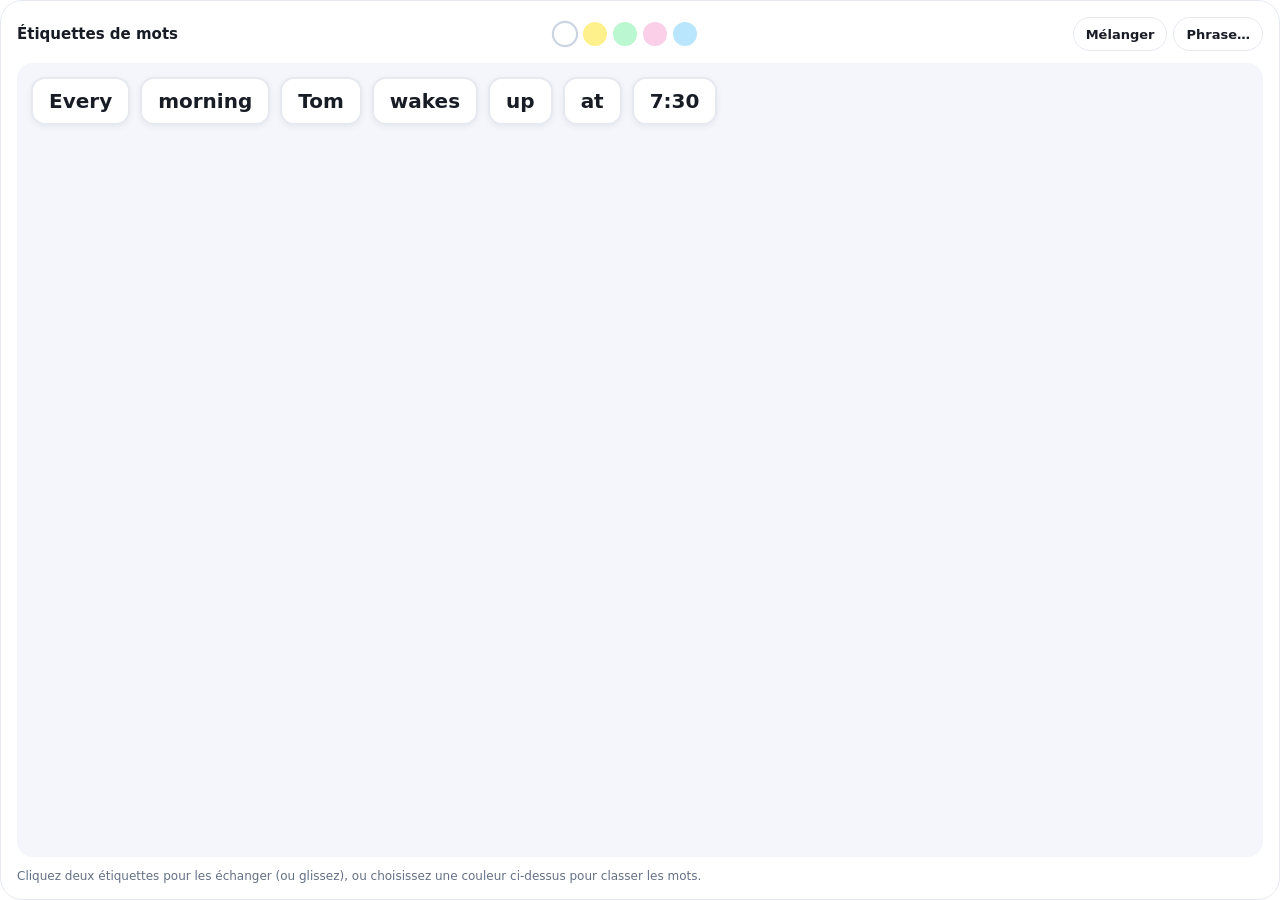
<file: resources/library/applications/Etiquettes.wgt/index.html>
<!DOCTYPE html>
<!--
  ClassBoard — Étiquettes de mots (remettre en ordre ou colorer la grammaire)
  Copyright (C) 2026 Contributeurs ClassBoard — GPL-3.0
  Application autonome : aucune ressource réseau.
-->
<html lang="fr">
<head>
<meta charset="utf-8">
<meta name="viewport" content="width=device-width, initial-scale=1">
<title>Étiquettes de mots</title>
<style>
  :root {
    --bg: #FFFFFF; --text: #181C25; --muted: #647084; --border: #E6EAF0;
    --soft: #F4F6FB; --accent: #4F46E5; --accent-soft: #EEF2FF;
  }
  * { box-sizing: border-box; }
  html, body { margin: 0; height: 100%; background: transparent; }
  body {
    font-family: "Segoe UI Variable", "Segoe UI", system-ui, sans-serif; color: var(--text);
    -webkit-user-select: none; user-select: none;
  }
  .shell {
    height: 100%; padding: 16px; background: var(--bg); border: 1px solid var(--border);
    border-radius: 22px; display: flex; flex-direction: column; gap: 12px;
  }
  .top { display: flex; align-items: center; justify-content: space-between; gap: 8px; flex-wrap: wrap; }
  .title { font-size: 15px; font-weight: 700; }
  .bar { display: flex; gap: 6px; align-items: center; }
  .btn {
    height: 34px; padding: 0 12px; border-radius: 17px; border: 1px solid var(--border);
    background: var(--bg); color: var(--text); font: inherit; font-size: 13px; font-weight: 600; cursor: pointer;
  }
  .btn:hover { background: var(--soft); }
  .btn.primary { background: var(--accent); border-color: var(--accent); color: #FFFFFF; }
  .colors { display: flex; gap: 6px; align-items: center; }
  .dot {
    width: 24px; height: 24px; border-radius: 12px; border: 2px solid transparent; cursor: pointer;
  }
  .dot.active { border-color: var(--text); transform: scale(1.1); }
  .board {
    flex: 1; display: flex; flex-wrap: wrap; align-content: flex-start; gap: 10px;
    padding: 14px; border-radius: 16px; background: var(--soft); overflow-y: auto;
  }
  .chip {
    padding: 10px 16px; border-radius: 14px; font-size: 20px; font-weight: 700;
    background: #FFFFFF; border: 2px solid var(--border); cursor: grab;
    box-shadow: 0 2px 6px rgba(24, 28, 37, 0.06); transition: transform 0.1s;
  }
  .chip:active { cursor: grabbing; transform: scale(1.04); }
  .chip.selected { border-color: var(--accent); box-shadow: 0 0 0 3px rgba(79, 70, 229, 0.2); }
  .chip[data-tint="yellow"] { background: #FEF08A; border-color: #FACC15; }
  .chip[data-tint="green"]  { background: #BBF7D0; border-color: #4ADE80; }
  .chip[data-tint="pink"]   { background: #FBCFE8; border-color: #F472B6; }
  .chip[data-tint="blue"]   { background: #BAE6FD; border-color: #38BDF8; }
  .input-row { display: none; gap: 8px; }
  .input-row.open { display: flex; }
  input[type="text"] {
    flex: 1; height: 40px; border-radius: 12px; border: 1px solid var(--border); padding: 0 12px;
    font: inherit; font-size: 14px; background: var(--soft); color: var(--text);
    -webkit-user-select: text; user-select: text;
  }
  .tip { font-size: 12px; color: var(--muted); }
</style>
</head>
<body>
<div class="shell">
  <div class="top">
    <div class="title">Étiquettes de mots</div>
    <div class="colors" title="Couleur à appliquer au clic sur une étiquette">
      <button class="dot active" data-tint="none" style="background:#FFFFFF;border-color:#CBD5E1;" title="Déplacer / neutre"></button>
      <button class="dot" data-tint="yellow" style="background:#FEF08A;" title="Jaune (ex. Sujet)"></button>
      <button class="dot" data-tint="green" style="background:#BBF7D0;" title="Vert (ex. Verbe)"></button>
      <button class="dot" data-tint="pink" style="background:#FBCFE8;" title="Rose (ex. COD)"></button>
      <button class="dot" data-tint="blue" style="background:#BAE6FD;" title="Bleu"></button>
    </div>
    <div class="bar">
      <button class="btn" id="shuffleBtn">Mélanger</button>
      <button class="btn" id="editBtn">Phrase…</button>
    </div>
  </div>

  <div class="input-row" id="inputRow">
    <input type="text" id="sentenceInput" placeholder="Tapez une phrase (chaque mot devient une étiquette)…">
    <button class="btn primary" id="applyBtn">Créer</button>
  </div>

  <div class="board" id="board"></div>
  <div class="tip">Cliquez deux étiquettes pour les échanger (ou glissez), ou choisissez une couleur ci-dessus pour classer les mots.</div>
</div>

<script>
(function () {
  "use strict";

  var DEFAULT_SENTENCE = "Every morning Tom wakes up at 7:30";
  var items = [];
  var activeTint = "none";
  var selectedIdx = -1;
  var dragIdx = -1;

  var board = document.getElementById("board");
  var inputRow = document.getElementById("inputRow");
  var sentenceInput = document.getElementById("sentenceInput");

  function savePref(k, v) {
    try { if (window.sankore && window.sankore.setPreference) window.sankore.setPreference(k, String(v)); } catch (e) {}
  }

  function loadPref(k, fallback) {
    try {
      if (window.sankore && window.sankore.async && window.sankore.async.preference)
        return window.sankore.async.preference(k, String(fallback));
      if (window.sankore && window.sankore.preference)
        return Promise.resolve(window.sankore.preference(k, String(fallback)));
    } catch (e) {}
    return Promise.resolve(String(fallback));
  }

  function buildFromSentence(text) {
    var parts = String(text || "").trim().split(/\s+/).filter(Boolean);
    items = parts.map(function (w) { return { text: w, tint: "none" }; });
    selectedIdx = -1;
    render();
  }

  function render() {
    board.innerHTML = "";
    items.forEach(function (item, i) {
      var el = document.createElement("div");
      el.className = "chip" + (i === selectedIdx ? " selected" : "");
      el.textContent = item.text;
      el.draggable = true;
      if (item.tint && item.tint !== "none") el.setAttribute("data-tint", item.tint);

      el.addEventListener("click", function () {
        if (activeTint !== "none") {
          item.tint = item.tint === activeTint ? "none" : activeTint;
          render();
          return;
        }
        if (selectedIdx < 0) {
          selectedIdx = i;
        } else if (selectedIdx === i) {
          selectedIdx = -1;
        } else {
          var tmp = items[selectedIdx];
          items[selectedIdx] = items[i];
          items[i] = tmp;
          selectedIdx = -1;
        }
        render();
      });

      el.addEventListener("dragstart", function () { dragIdx = i; });
      el.addEventListener("dragover", function (e) { e.preventDefault(); });
      el.addEventListener("drop", function (e) {
        e.preventDefault();
        if (dragIdx >= 0 && dragIdx !== i) {
          var moved = items.splice(dragIdx, 1)[0];
          items.splice(i, 0, moved);
          dragIdx = -1;
          selectedIdx = -1;
          render();
        }
      });

      board.appendChild(el);
    });
  }

  var dots = document.querySelectorAll(".dot");
  for (var i = 0; i < dots.length; i++) {
    dots[i].addEventListener("click", function () {
      activeTint = this.getAttribute("data-tint");
      for (var j = 0; j < dots.length; j++) dots[j].classList.remove("active");
      this.classList.add("active");
      selectedIdx = -1;
      render();
    });
  }

  document.getElementById("shuffleBtn").addEventListener("click", function () {
    for (var i = items.length - 1; i > 0; i--) {
      var j = Math.floor(Math.random() * (i + 1));
      var tmp = items[i]; items[i] = items[j]; items[j] = tmp;
    }
    selectedIdx = -1;
    render();
  });

  document.getElementById("editBtn").addEventListener("click", function () {
    inputRow.classList.toggle("open");
    if (inputRow.classList.contains("open")) sentenceInput.focus();
  });

  document.getElementById("applyBtn").addEventListener("click", function () {
    var val = sentenceInput.value.trim();
    if (!val) return;
    savePref("sentence", val);
    buildFromSentence(val);
    inputRow.classList.remove("open");
  });

  sentenceInput.addEventListener("keydown", function (e) {
    if (e.key === "Enter") document.getElementById("applyBtn").click();
  });

  loadPref("sentence", DEFAULT_SENTENCE).then(function (val) {
    var text = val && val.trim() ? val : DEFAULT_SENTENCE;
    sentenceInput.value = text;
    buildFromSentence(text);
  });
})();
</script>
</body>
</html>
</file>
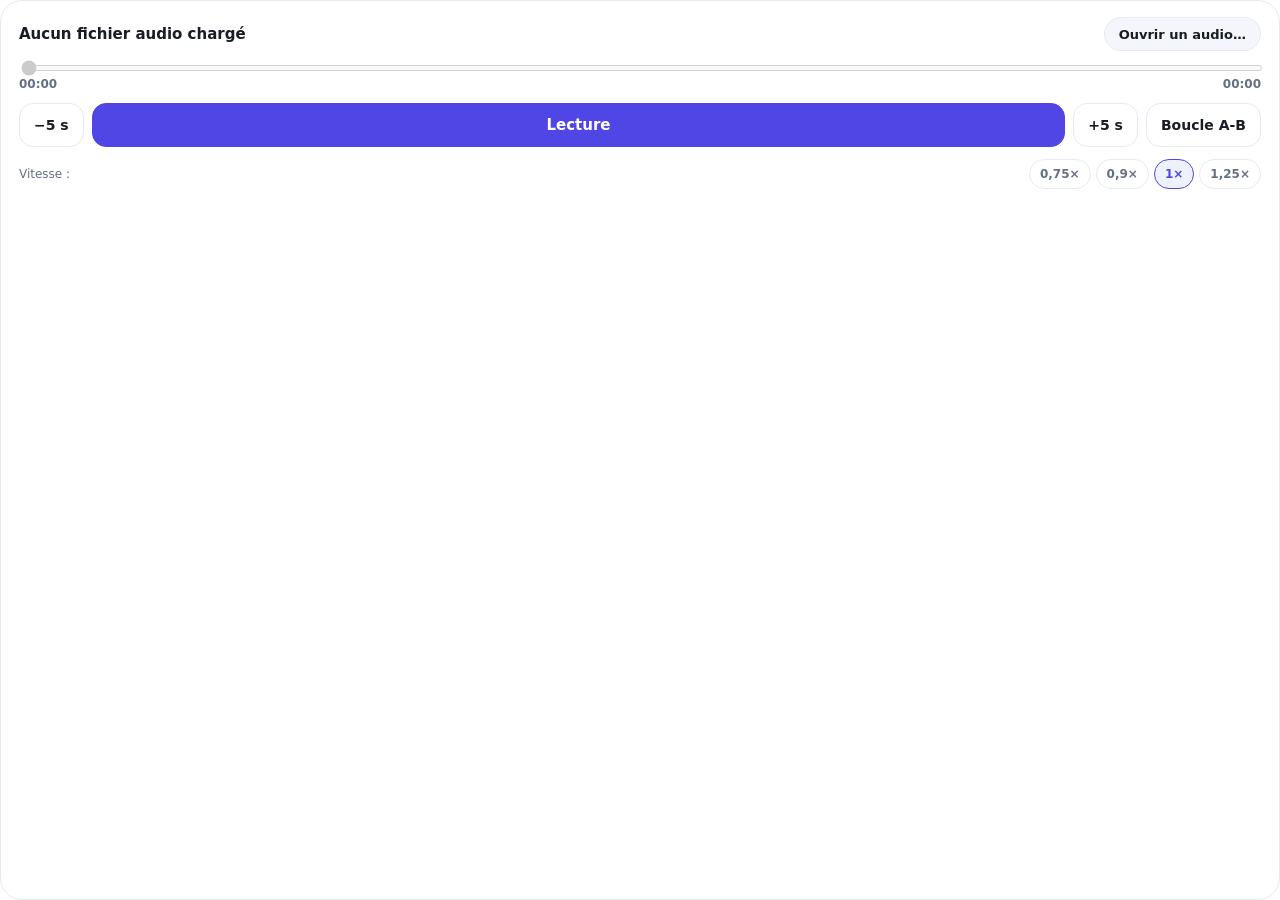
<file: resources/library/applications/LecteurAudio.wgt/index.html>
<!DOCTYPE html>
<!--
  ClassBoard — Lecteur audio pédagogique (compréhension orale, langues, musique)
  Copyright (C) 2026 Contributeurs ClassBoard — GPL-3.0
  Application autonome : aucune ressource réseau.
-->
<html lang="fr">
<head>
<meta charset="utf-8">
<meta name="viewport" content="width=device-width, initial-scale=1">
<title>Lecteur audio</title>
<style>
  :root {
    --bg: #FFFFFF; --text: #181C25; --muted: #647084; --border: #E6EAF0;
    --soft: #F4F6FB; --accent: #4F46E5; --accent-soft: #EEF2FF; --loop: #059669; --loop-soft: #ECFDF5;
  }
  * { box-sizing: border-box; }
  html, body { margin: 0; height: 100%; background: transparent; }
  body {
    font-family: "Segoe UI Variable", "Segoe UI", system-ui, sans-serif; color: var(--text);
    -webkit-user-select: none; user-select: none;
  }
  .shell {
    height: 100%; padding: 16px 18px; background: var(--bg); border: 1px solid var(--border);
    border-radius: 22px; display: flex; flex-direction: column; gap: 12px;
  }
  .top { display: flex; align-items: center; justify-content: space-between; gap: 10px; }
  .track {
    font-size: 15px; font-weight: 700; white-space: nowrap; overflow: hidden; text-overflow: ellipsis;
    flex: 1;
  }
  .pick-btn {
    height: 34px; padding: 0 14px; border-radius: 17px; border: 1px solid var(--border);
    background: var(--soft); color: var(--text); font: inherit; font-size: 13px; font-weight: 600; cursor: pointer;
  }
  .pick-btn:hover { background: var(--accent-soft); color: var(--accent); border-color: var(--accent); }
  .timeline { display: flex; flex-direction: column; gap: 4px; }
  input[type="range"] { width: 100%; accent-color: var(--accent); cursor: pointer; height: 6px; }
  .times { display: flex; justify-content: space-between; font-size: 12px; font-weight: 600; color: var(--muted); font-variant-numeric: tabular-nums; }
  .controls { display: flex; gap: 8px; align-items: center; }
  .btn {
    height: 44px; padding: 0 14px; border-radius: 14px; border: 1px solid var(--border);
    background: var(--bg); color: var(--text); font: inherit; font-size: 14px; font-weight: 700; cursor: pointer;
  }
  .btn:hover { background: var(--soft); }
  .btn.primary { flex: 1; background: var(--accent); border-color: var(--accent); color: #FFFFFF; font-size: 15px; }
  .btn.primary:hover { background: #4338CA; }
  .btn.loop-on { background: var(--loop-soft); border-color: var(--loop); color: var(--loop); }
  .bottom { display: flex; align-items: center; justify-content: space-between; gap: 8px; }
  .speeds { display: flex; gap: 5px; }
  .chip {
    height: 30px; padding: 0 10px; border-radius: 15px; border: 1px solid var(--border);
    background: var(--bg); color: var(--muted); font: inherit; font-size: 12px; font-weight: 700; cursor: pointer;
  }
  .chip.active { background: var(--accent-soft); border-color: var(--accent); color: var(--accent); }
  .hint { font-size: 12px; color: var(--muted); }
  input[type="file"] { display: none; }
</style>
</head>
<body>
<div class="shell">
  <div class="top">
    <div class="track" id="trackName">Aucun fichier audio chargé</div>
    <button class="pick-btn" id="pickBtn">Ouvrir un audio…</button>
    <input type="file" id="fileInput" accept="audio/*,.mp3,.wav,.ogg,.m4a,.flac">
  </div>

  <div class="timeline">
    <input type="range" id="seek" min="0" max="1000" value="0" disabled>
    <div class="times">
      <span id="curTime">00:00</span>
      <span id="loopInfo" class="hint"></span>
      <span id="durTime">00:00</span>
    </div>
  </div>

  <div class="controls">
    <button class="btn" id="backBtn" title="Revenir 5 secondes en arrière">−5 s</button>
    <button class="btn primary" id="playBtn">Lecture</button>
    <button class="btn" id="fwdBtn" title="Avancer de 5 secondes">+5 s</button>
    <button class="btn" id="abBtn" title="Définir une boucle sur un passage (A → B)">Boucle A-B</button>
  </div>

  <div class="bottom">
    <span class="hint">Vitesse :</span>
    <div class="speeds" id="speeds">
      <button class="chip" data-rate="0.75">0,75×</button>
      <button class="chip" data-rate="0.9">0,9×</button>
      <button class="chip active" data-rate="1">1×</button>
      <button class="chip" data-rate="1.25">1,25×</button>
    </div>
  </div>
</div>

<audio id="audio" preload="metadata"></audio>

<script>
(function () {
  "use strict";

  var audio = document.getElementById("audio");
  var fileInput = document.getElementById("fileInput");
  var trackName = document.getElementById("trackName");
  var seek = document.getElementById("seek");
  var curTime = document.getElementById("curTime");
  var durTime = document.getElementById("durTime");
  var loopInfo = document.getElementById("loopInfo");
  var playBtn = document.getElementById("playBtn");
  var abBtn = document.getElementById("abBtn");

  var objectUrl = null;
  var pointA = null;
  var pointB = null;

  function fmt(sec) {
    if (!isFinite(sec) || sec < 0) sec = 0;
    var m = Math.floor(sec / 60);
    var s = Math.floor(sec % 60);
    return (m < 10 ? "0" : "") + m + ":" + (s < 10 ? "0" : "") + s;
  }

  function updateLoopUI() {
    if (pointA === null) {
      abBtn.textContent = "Boucle A-B";
      abBtn.classList.remove("loop-on");
      loopInfo.textContent = "";
    } else if (pointB === null) {
      abBtn.textContent = "Fin B";
      abBtn.classList.add("loop-on");
      loopInfo.textContent = "Début A : " + fmt(pointA);
    } else {
      abBtn.textContent = "Stop A-B";
      abBtn.classList.add("loop-on");
      loopInfo.textContent = "Boucle " + fmt(pointA) + " → " + fmt(pointB);
    }
  }

  document.getElementById("pickBtn").addEventListener("click", function () { fileInput.click(); });

  fileInput.addEventListener("change", function () {
    var f = fileInput.files && fileInput.files[0];
    if (!f) return;
    if (objectUrl) URL.revokeObjectURL(objectUrl);
    objectUrl = URL.createObjectURL(f);
    audio.src = objectUrl;
    trackName.textContent = f.name;
    pointA = null; pointB = null;
    updateLoopUI();
    seek.disabled = false;
    audio.play().catch(function () {});
  });

  playBtn.addEventListener("click", function () {
    if (!audio.src) { fileInput.click(); return; }
    if (audio.paused) audio.play().catch(function () {});
    else audio.pause();
  });

  document.getElementById("backBtn").addEventListener("click", function () {
    if (!audio.src) return;
    audio.currentTime = Math.max(0, audio.currentTime - 5);
  });

  document.getElementById("fwdBtn").addEventListener("click", function () {
    if (!audio.src) return;
    audio.currentTime = Math.min(audio.duration || 0, audio.currentTime + 5);
  });

  abBtn.addEventListener("click", function () {
    if (!audio.src) return;
    if (pointA === null) {
      pointA = audio.currentTime;
    } else if (pointB === null) {
      if (audio.currentTime > pointA + 0.5) {
        pointB = audio.currentTime;
        audio.currentTime = pointA;
      } else {
        pointA = null;
      }
    } else {
      pointA = null; pointB = null;
    }
    updateLoopUI();
  });

  seek.addEventListener("input", function () {
    if (!isFinite(audio.duration) || audio.duration <= 0) return;
    audio.currentTime = (Number(seek.value) / 1000) * audio.duration;
  });

  audio.addEventListener("loadedmetadata", function () {
    durTime.textContent = fmt(audio.duration);
    seek.disabled = false;
  });

  audio.addEventListener("timeupdate", function () {
    if (pointA !== null && pointB !== null && audio.currentTime >= pointB) {
      audio.currentTime = pointA;
    }
    curTime.textContent = fmt(audio.currentTime);
    if (isFinite(audio.duration) && audio.duration > 0) {
      seek.value = Math.round((audio.currentTime / audio.duration) * 1000);
    }
  });

  audio.addEventListener("play", function () { playBtn.textContent = "Pause"; });
  audio.addEventListener("pause", function () { playBtn.textContent = "Lecture"; });
  audio.addEventListener("ended", function () { playBtn.textContent = "Relire"; });

  var chips = document.querySelectorAll(".chip");
  for (var i = 0; i < chips.length; i++) {
    chips[i].addEventListener("click", function () {
      var r = Number(this.getAttribute("data-rate")) || 1;
      audio.playbackRate = r;
      for (var j = 0; j < chips.length; j++) chips[j].classList.remove("active");
      this.classList.add("active");
    });
  }
})();
</script>
</body>
</html>
</file>
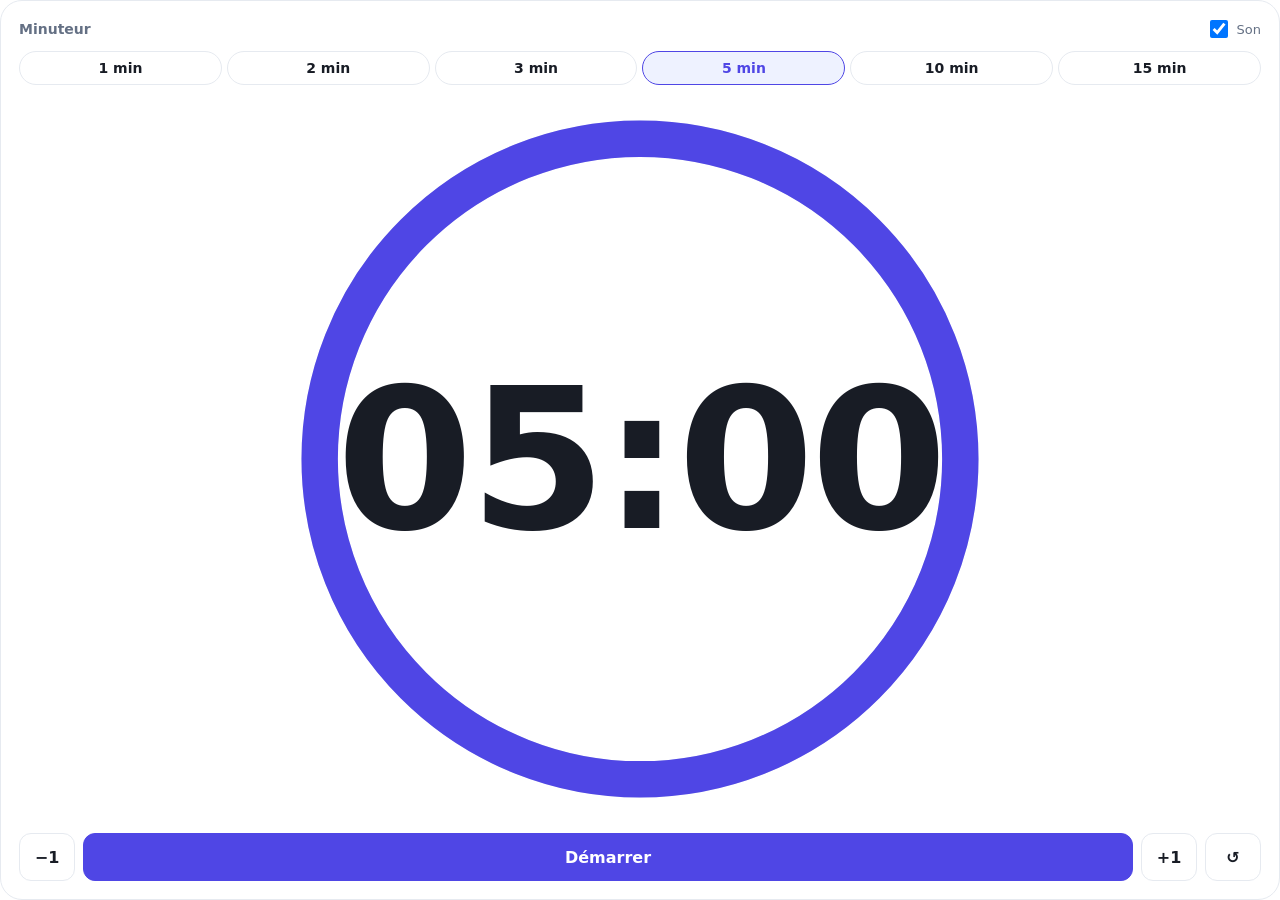
<file: resources/library/applications/Minuteur.wgt/index.html>
<!DOCTYPE html>
<!--
  ClassBoard — Minuteur (compte à rebours pour la classe)
  Copyright (C) 2026 Contributeurs ClassBoard — GPL-3.0
  Application autonome : aucune ressource réseau.
-->
<html lang="fr">
<head>
<meta charset="utf-8">
<meta name="viewport" content="width=device-width, initial-scale=1">
<title>Minuteur</title>
<style>
  :root {
    --bg: #FFFFFF; --text: #181C25; --muted: #647084; --border: #E6EAF0;
    --soft: #F4F6FB; --accent: #4F46E5; --accent-soft: #EEF2FF; --warn: #E11D48; --ring: #E2E8F0;
  }
  * { box-sizing: border-box; }
  html, body { margin: 0; height: 100%; background: transparent; }
  body {
    font-family: "Segoe UI Variable", "Segoe UI", system-ui, sans-serif; color: var(--text);
    -webkit-user-select: none; user-select: none;
  }
  .card {
    height: 100%; padding: 16px 18px 18px; background: var(--bg); border: 1px solid var(--border);
    border-radius: 22px; display: flex; flex-direction: column; gap: 10px;
  }
  .top { display: flex; align-items: center; justify-content: space-between; }
  .title { font-size: 14px; font-weight: 600; color: var(--muted); }
  .presets { display: flex; gap: 5px; }
  .chip {
    flex: 1 1 0; min-width: 0; height: 34px; padding: 0 4px; white-space: nowrap; border-radius: 17px; border: 1px solid var(--border);
    background: var(--bg); color: var(--text); font: inherit; font-size: 14px; font-weight: 600; cursor: pointer;
  }
  .chip[aria-pressed="true"] { background: var(--accent-soft); border-color: var(--accent); color: var(--accent); }
  .center { flex: 1; display: flex; align-items: center; justify-content: center; position: relative; min-height: 120px; }
  .dial { position: relative; display: flex; align-items: center; justify-content: center; }
  svg.ring { position: absolute; inset: 0; width: 100%; height: 100%; }
  .digits {
    font-size: 40px; font-weight: 700; letter-spacing: -0.02em;
    font-variant-numeric: tabular-nums; z-index: 1; cursor: pointer;
  }
  .digits.done { color: var(--warn); animation: blink 0.6s step-end infinite; }
  @keyframes blink { 50% { opacity: 0.25; } }
  .controls { display: flex; gap: 8px; }
  .btn {
    flex: 1; height: 48px; border-radius: 12px; border: 1px solid var(--border); background: var(--bg);
    color: var(--text); font: inherit; font-size: 16px; font-weight: 600; cursor: pointer;
  }
  .btn.small { flex: 0 0 56px; }
  .btn.primary { background: var(--accent); border-color: var(--accent); color: #FFFFFF; }
  .btn:active { transform: translateY(1px); }
  .sound { display: flex; align-items: center; gap: 6px; font-size: 13px; color: var(--muted); }
  .sound input { width: 18px; height: 18px; }
</style>
</head>
<body>
<div class="card">
  <div class="top">
    <span class="title">Minuteur</span>
    <label class="sound"><input type="checkbox" id="sound" checked> Son</label>
  </div>

  <div class="presets" role="group" aria-label="Durées prédéfinies" id="presets"></div>

  <div class="center" id="center">
   <div class="dial" id="dial">
    <svg class="ring" viewBox="0 0 200 200" preserveAspectRatio="xMidYMid meet" aria-hidden="true">
      <circle cx="100" cy="100" r="88" fill="none" stroke="var(--ring)" stroke-width="10"></circle>
      <circle id="progress" cx="100" cy="100" r="88" fill="none" stroke="var(--accent)" stroke-width="10"
              stroke-linecap="round" transform="rotate(-90 100 100)"></circle>
    </svg>
    <div class="digits" id="digits" role="timer" aria-live="off" title="Cliquer pour démarrer ou mettre en pause">05:00</div>
   </div>
  </div>

  <div class="controls">
    <button class="btn small" id="minus" aria-label="Retirer une minute">−1</button>
    <button class="btn primary" id="start">Démarrer</button>
    <button class="btn small" id="plus" aria-label="Ajouter une minute">+1</button>
    <button class="btn small" id="reset" aria-label="Réinitialiser">↺</button>
  </div>
</div>

<script>
(function () {
  "use strict";

  var PRESETS = [1, 2, 3, 5, 10, 15];
  var CIRC = 2 * Math.PI * 88;

  var duration = 5 * 60;      // durée choisie (s)
  var remaining = duration;   // temps restant (s)
  var endAt = 0;              // horodatage de fin quand le minuteur tourne
  var timer = null;
  var finished = false;

  var digits = document.getElementById("digits");
  var progress = document.getElementById("progress");
  var startBtn = document.getElementById("start");
  var presets = document.getElementById("presets");
  var sound = document.getElementById("sound");

  progress.setAttribute("stroke-dasharray", CIRC.toFixed(1));

  function savePreference(key, value) {
    try { if (window.sankore && window.sankore.setPreference) window.sankore.setPreference(key, String(value)); } catch (e) {}
  }

  function loadPreference(key, fallback) {
    try {
      if (window.sankore && window.sankore.async && window.sankore.async.preference)
        return window.sankore.async.preference(key, String(fallback));
      if (window.sankore && window.sankore.preference)
        return Promise.resolve(window.sankore.preference(key, String(fallback)));
    } catch (e) {}
    return Promise.resolve(String(fallback));
  }

  function format(seconds) {
    seconds = Math.max(0, Math.ceil(seconds));
    var h = Math.floor(seconds / 3600);
    var m = Math.floor((seconds % 3600) / 60);
    var s = seconds % 60;
    var mm = (m < 10 ? "0" : "") + m;
    var ss = (s < 10 ? "0" : "") + s;
    return h > 0 ? h + ":" + mm + ":" + ss : mm + ":" + ss;
  }

  function render() {
    digits.textContent = format(remaining);
    if (typeof layout === "function") layout();
    var ratio = duration > 0 ? remaining / duration : 0;
    progress.setAttribute("stroke-dashoffset", (CIRC * (1 - ratio)).toFixed(1));
    progress.setAttribute("stroke", remaining <= 10 && remaining > 0 ? "var(--warn)" : "var(--accent)");
    digits.classList.toggle("done", finished);
    startBtn.textContent = timer ? "Pause" : (finished ? "Recommencer" : (remaining < duration ? "Reprendre" : "Démarrer"));

    var buttons = presets.querySelectorAll("button");
    for (var i = 0; i < buttons.length; i++)
      buttons[i].setAttribute("aria-pressed", String(Number(buttons[i].dataset.minutes) * 60 === duration));
  }

  function beep(times) {
    if (!sound.checked) return;
    try {
      var Ctx = window.AudioContext || window.webkitAudioContext;
      var ctx = new Ctx();
      for (var i = 0; i < times; i++) {
        var osc = ctx.createOscillator();
        var gain = ctx.createGain();
        var t = ctx.currentTime + i * 0.45;
        osc.type = "sine";
        osc.frequency.value = 880;
        gain.gain.setValueAtTime(0.0001, t);
        gain.gain.exponentialRampToValueAtTime(0.4, t + 0.02);
        gain.gain.exponentialRampToValueAtTime(0.0001, t + 0.35);
        osc.connect(gain); gain.connect(ctx.destination);
        osc.start(t); osc.stop(t + 0.4);
      }
    } catch (e) {}
  }

  function tick() {
    remaining = (endAt - Date.now()) / 1000;
    if (remaining <= 0) {
      remaining = 0;
      stop();
      finished = true;
      beep(3);
    }
    render();
  }

  function start() {
    if (finished || remaining <= 0) { remaining = duration; finished = false; }
    if (remaining <= 0) return;
    endAt = Date.now() + remaining * 1000;
    timer = setInterval(tick, 200);
    render();
  }

  function stop() {
    if (timer) { clearInterval(timer); timer = null; }
  }

  function toggle() {
    if (timer) { stop(); remaining = Math.ceil(remaining); render(); }
    else start();
  }

  function setDuration(seconds) {
    stop();
    duration = Math.max(10, Math.min(seconds, 3 * 3600));
    remaining = duration;
    finished = false;
    savePreference("duration", duration);
    render();
  }

  function adjust(delta) {
    if (timer) {
      endAt = Math.max(Date.now() + 1000, endAt + delta * 1000);
      duration = Math.max(duration + delta, 10);
      tick();
    } else {
      setDuration((finished ? duration : remaining) + delta);
    }
  }

  PRESETS.forEach(function (minutes) {
    var b = document.createElement("button");
    b.className = "chip";
    b.dataset.minutes = minutes;
    b.textContent = minutes + " min";
    b.addEventListener("click", function () { setDuration(minutes * 60); });
    presets.appendChild(b);
  });

  startBtn.addEventListener("click", toggle);
  digits.addEventListener("click", toggle);
  document.getElementById("plus").addEventListener("click", function () { adjust(60); });
  document.getElementById("minus").addEventListener("click", function () { adjust(-60); });
  document.getElementById("reset").addEventListener("click", function () { setDuration(duration); });
  document.addEventListener("keydown", function (e) {
    if (e.code === "Space") { e.preventDefault(); toggle(); }
  });

  loadPreference("duration", 300).then(function (value) {
    var v = parseInt(value, 10);
    setDuration(isNaN(v) ? 300 : v);
  });

  // Le cadran s'adapte à la taille du widget (redimensionnable sur le tableau)
  function layout() {
    var box = document.getElementById("center");
    var size = Math.max(90, Math.min(box.clientWidth, box.clientHeight));
    var dial = document.getElementById("dial");
    dial.style.width = size + "px";
    dial.style.height = size + "px";
    digits.style.fontSize = Math.round(size * (remaining >= 3600 ? 0.2 : 0.27)) + "px";
  }
  window.addEventListener("resize", layout);

  render();
  layout();
})();
</script>
</body>
</html>
</file>
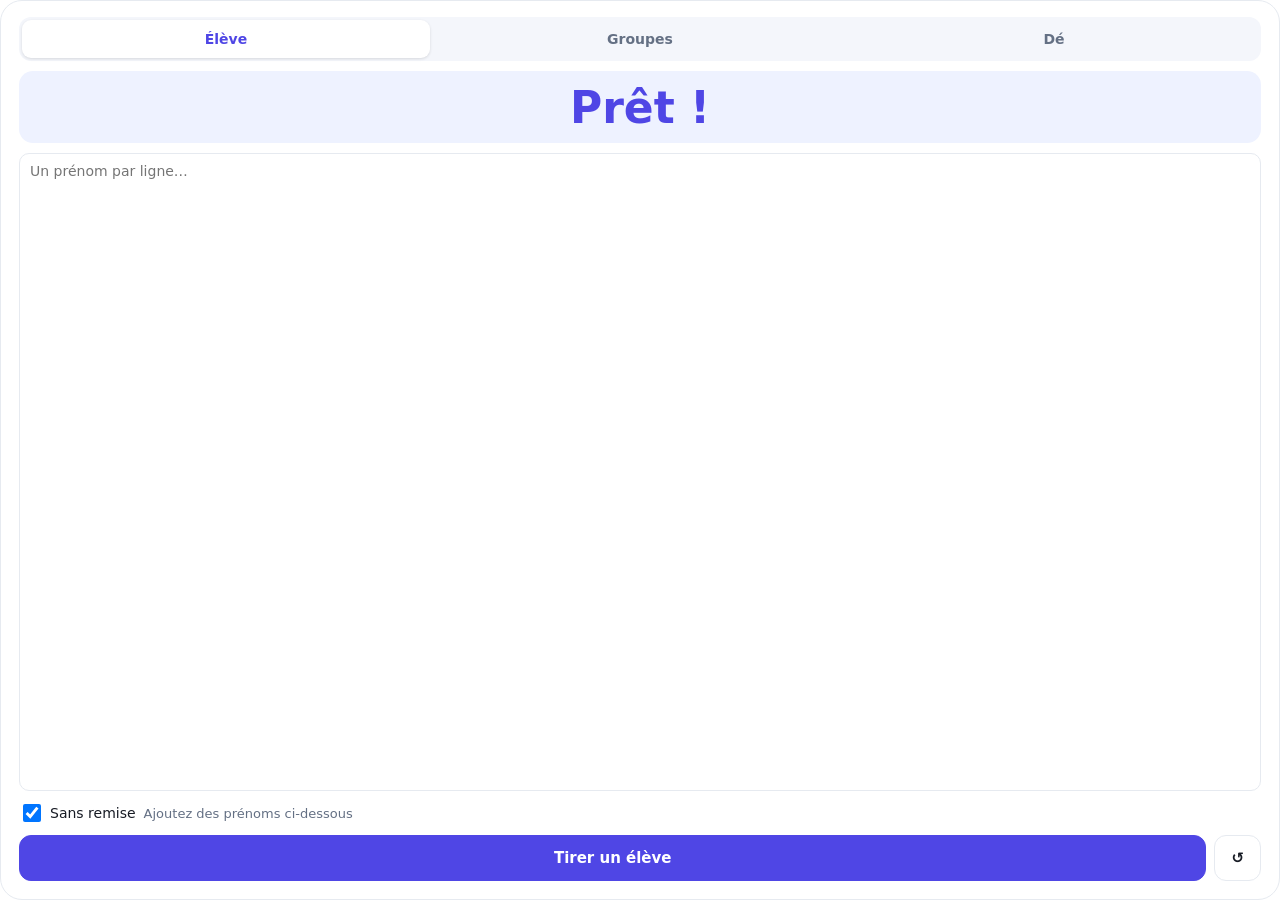
<file: resources/library/applications/TirageAuSort.wgt/index.html>
<!DOCTYPE html>
<!--
  ClassBoard — Tirage au sort (élève, groupes, dé)
  Copyright (C) 2026 Contributeurs ClassBoard — GPL-3.0
  Application autonome : aucune ressource réseau. Les prénoms restent dans
  le document ClassBoard (préférences du widget), jamais envoyés ailleurs.
-->
<html lang="fr">
<head>
<meta charset="utf-8">
<meta name="viewport" content="width=device-width, initial-scale=1">
<title>Tirage au sort</title>
<style>
  :root {
    --bg: #FFFFFF; --text: #181C25; --muted: #647084; --border: #E6EAF0; --soft: #F4F6FB;
    --accent: #4F46E5; --accent-soft: #EEF2FF; --ok: #059669;
  }
  * { box-sizing: border-box; }
  html, body { margin: 0; height: 100%; background: transparent; }
  body { font-family: "Segoe UI Variable", "Segoe UI", system-ui, sans-serif; color: var(--text); }
  .card {
    height: 100%; padding: 16px 18px 18px; background: var(--bg); border: 1px solid var(--border);
    border-radius: 22px; display: flex; flex-direction: column; gap: 10px;
  }
  .tabs { display: flex; gap: 6px; padding: 3px; background: var(--soft); border-radius: 12px; }
  .tab {
    flex: 1; height: 38px; border: 0; border-radius: 9px; background: transparent; color: var(--muted);
    font: inherit; font-size: 14px; font-weight: 600; cursor: pointer;
  }
  .tab[aria-selected="true"] { background: var(--bg); color: var(--accent); box-shadow: 0 1px 3px rgba(0,0,0,.12); }
  .panel { flex: 1; display: none; flex-direction: column; gap: 10px; min-height: 0; }
  .panel.active { display: flex; }
  textarea {
    flex: 1; min-height: 70px; resize: none; padding: 8px 10px; border: 1px solid var(--border); border-radius: 10px;
    font: inherit; font-size: 14px; line-height: 1.4; color: var(--text);
  }
  .result {
    min-height: 72px; display: flex; align-items: center; justify-content: center; text-align: center;
    border-radius: 14px; background: var(--accent-soft); color: var(--accent);
    font-size: clamp(24px, 8vmin, 44px); font-weight: 700; padding: 8px; word-break: break-word;
  }
  .row { display: flex; gap: 8px; align-items: center; flex-wrap: wrap; }
  .btn {
    height: 46px; padding: 0 16px; border-radius: 12px; border: 1px solid var(--border); background: var(--bg);
    color: var(--text); font: inherit; font-size: 15px; font-weight: 600; cursor: pointer;
  }
  .btn.primary { flex: 1; background: var(--accent); border-color: var(--accent); color: #FFFFFF; }
  .muted { font-size: 13px; color: var(--muted); }
  label.check { display: flex; gap: 6px; align-items: center; font-size: 14px; }
  label.check input { width: 18px; height: 18px; }
  select, input[type=number] {
    height: 40px; border: 1px solid var(--border); border-radius: 10px; padding: 0 8px; font: inherit; font-size: 15px;
  }
  .groups { flex: 1; overflow: auto; display: grid; grid-template-columns: repeat(auto-fill, minmax(120px, 1fr)); gap: 8px; }
  .group { border: 1px solid var(--border); border-radius: 12px; padding: 8px 10px; font-size: 14px; }
  .group b { display: block; color: var(--accent); margin-bottom: 4px; }
  .dice { flex: 1; display: flex; align-items: center; justify-content: center; gap: 16px; }
  .die {
    width: 96px; height: 96px; border-radius: 20px; border: 3px solid var(--text); display: flex; align-items: center;
    justify-content: center; font-size: 48px; font-weight: 700; background: var(--bg);
  }
  .rolling { animation: shake .35s ease-in-out; }
  @keyframes shake { 0%,100% { transform: rotate(0) } 25% { transform: rotate(-12deg) } 75% { transform: rotate(12deg) } }
</style>
</head>
<body>
<div class="card">
  <div class="tabs" role="tablist" aria-label="Type de tirage">
    <button class="tab" role="tab" data-panel="eleve" aria-selected="true">Élève</button>
    <button class="tab" role="tab" data-panel="groupes" aria-selected="false">Groupes</button>
    <button class="tab" role="tab" data-panel="de" aria-selected="false">Dé</button>
  </div>

  <!-- Élève -->
  <section class="panel active" id="eleve" role="tabpanel">
    <div class="result" id="studentResult" aria-live="polite">Prêt !</div>
    <textarea id="names" aria-label="Liste des élèves, un prénom par ligne" placeholder="Un prénom par ligne…"></textarea>
    <div class="row">
      <label class="check"><input type="checkbox" id="noRepeat" checked> Sans remise</label>
      <span class="muted" id="remaining"></span>
    </div>
    <div class="row">
      <button class="btn primary" id="drawStudent">Tirer un élève</button>
      <button class="btn" id="resetStudents" title="Remettre tous les élèves dans le tirage">↺</button>
    </div>
  </section>

  <!-- Groupes -->
  <section class="panel" id="groupes" role="tabpanel">
    <div class="row">
      <select id="groupMode" aria-label="Mode de constitution">
        <option value="count">Nombre de groupes</option>
        <option value="size">Élèves par groupe</option>
      </select>
      <input type="number" id="groupValue" min="1" max="30" value="4" aria-label="Valeur">
      <button class="btn primary" id="makeGroups">Former les groupes</button>
    </div>
    <div class="groups" id="groupsResult"><span class="muted">Les prénoms de l'onglet « Élève » sont utilisés.</span></div>
  </section>

  <!-- Dé -->
  <section class="panel" id="de" role="tabpanel">
    <div class="row">
      <select id="diceCount" aria-label="Nombre de dés">
        <option value="1">1 dé</option>
        <option value="2">2 dés</option>
        <option value="3">3 dés</option>
      </select>
      <select id="diceFaces" aria-label="Nombre de faces">
        <option value="6">6 faces</option>
        <option value="10">10 faces</option>
        <option value="12">12 faces</option>
        <option value="20">20 faces</option>
      </select>
      <span class="muted" id="diceTotal"></span>
    </div>
    <div class="dice" id="dice"></div>
    <button class="btn primary" id="roll">Lancer</button>
  </section>
</div>

<script>
(function () {
  "use strict";

  var $ = function (id) { return document.getElementById(id); };
  var drawn = [];

  // Hasard non biaisé (crypto si disponible)
  function randomInt(max) {
    if (window.crypto && window.crypto.getRandomValues) {
      var a = new Uint32Array(1), limit = Math.floor(0x100000000 / max) * max;
      do { window.crypto.getRandomValues(a); } while (a[0] >= limit);
      return a[0] % max;
    }
    return Math.floor(Math.random() * max);
  }

  function shuffle(list) {
    var a = list.slice();
    for (var i = a.length - 1; i > 0; i--) { var j = randomInt(i + 1); var t = a[i]; a[i] = a[j]; a[j] = t; }
    return a;
  }

  function names() {
    return $("names").value.split(/\r?\n/).map(function (s) { return s.trim(); }).filter(Boolean);
  }

  function savePreference(key, value) {
    try { if (window.sankore && window.sankore.setPreference) window.sankore.setPreference(key, value); } catch (e) {}
  }

  function loadPreference(key, fallback) {
    try {
      if (window.sankore && window.sankore.async && window.sankore.async.preference)
        return window.sankore.async.preference(key, fallback);
      if (window.sankore && window.sankore.preference)
        return Promise.resolve(window.sankore.preference(key, fallback));
    } catch (e) {}
    return Promise.resolve(fallback);
  }

  function updateRemaining() {
    var all = names();
    var left = $("noRepeat").checked ? all.filter(function (n) { return drawn.indexOf(n) < 0; }).length : all.length;
    $("remaining").textContent = all.length ? left + " / " + all.length + " restant(s)" : "Ajoutez des prénoms ci-dessous";
  }

  // --- Onglets --------------------------------------------------------
  Array.prototype.forEach.call(document.querySelectorAll(".tab"), function (tab) {
    tab.addEventListener("click", function () {
      Array.prototype.forEach.call(document.querySelectorAll(".tab"), function (t) {
        t.setAttribute("aria-selected", String(t === tab));
      });
      Array.prototype.forEach.call(document.querySelectorAll(".panel"), function (p) {
        p.classList.toggle("active", p.id === tab.dataset.panel);
      });
    });
  });

  // --- Élève ----------------------------------------------------------
  $("drawStudent").addEventListener("click", function () {
    var all = names();
    if (!all.length) { $("studentResult").textContent = "Aucun prénom"; return; }

    var pool = $("noRepeat").checked ? all.filter(function (n) { return drawn.indexOf(n) < 0; }) : all;
    if (!pool.length) { $("studentResult").textContent = "Tout le monde est passé !"; return; }

    var winner = pool[randomInt(pool.length)];
    var steps = 12, i = 0;
    var spin = setInterval(function () {
      $("studentResult").textContent = pool[randomInt(pool.length)];
      if (++i >= steps) {
        clearInterval(spin);
        $("studentResult").textContent = winner;
        drawn.push(winner);
        updateRemaining();
      }
    }, 60);
  });

  $("resetStudents").addEventListener("click", function () {
    drawn = [];
    $("studentResult").textContent = "Prêt !";
    updateRemaining();
  });

  $("names").addEventListener("input", function () {
    savePreference("names", $("names").value);
    updateRemaining();
  });
  $("noRepeat").addEventListener("change", updateRemaining);

  // --- Groupes --------------------------------------------------------
  $("makeGroups").addEventListener("click", function () {
    var all = shuffle(names());
    var out = $("groupsResult");
    out.innerHTML = "";
    if (!all.length) { out.innerHTML = '<span class="muted">Ajoutez des prénoms dans l\'onglet « Élève ».</span>'; return; }

    var value = Math.max(1, parseInt($("groupValue").value, 10) || 1);
    var count = $("groupMode").value === "count" ? Math.min(value, all.length) : Math.ceil(all.length / value);
    var groups = [];
    for (var g = 0; g < count; g++) groups.push([]);
    all.forEach(function (n, i) { groups[i % count].push(n); });

    groups.forEach(function (members, i) {
      var div = document.createElement("div");
      div.className = "group";
      var title = document.createElement("b");
      title.textContent = "Groupe " + (i + 1);
      div.appendChild(title);
      members.forEach(function (m) { var s = document.createElement("div"); s.textContent = m; div.appendChild(s); });
      out.appendChild(div);
    });
  });

  // --- Dé ---------------------------------------------------------------
  function renderDice(values) {
    var box = $("dice");
    box.innerHTML = "";
    values.forEach(function (v) {
      var d = document.createElement("div");
      d.className = "die rolling";
      d.textContent = v;
      box.appendChild(d);
    });
    $("diceTotal").textContent = values.length > 1 ? "Total : " + values.reduce(function (a, b) { return a + b; }, 0) : "";
  }

  $("roll").addEventListener("click", function () {
    var count = parseInt($("diceCount").value, 10), faces = parseInt($("diceFaces").value, 10);
    var values = [];
    for (var i = 0; i < count; i++) values.push(randomInt(faces) + 1);
    renderDice(values);
  });

  renderDice(["?"]);

  loadPreference("names", "").then(function (value) {
    $("names").value = value || "";
    updateRemaining();
  });
})();
</script>
</body>
</html>
</file>
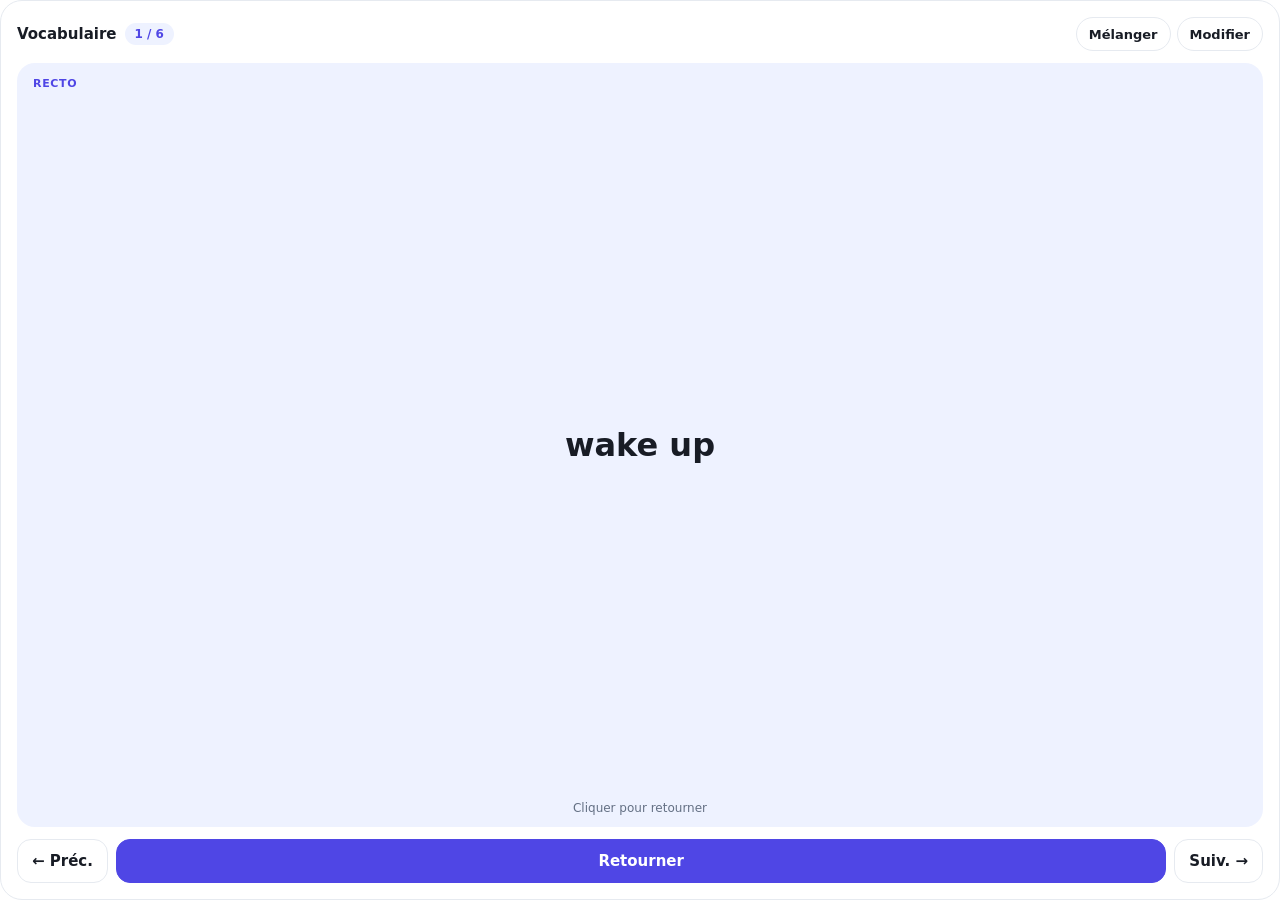
<file: resources/library/applications/Vocabulaire.wgt/index.html>
<!DOCTYPE html>
<!--
  ClassBoard — Vocabulaire (cartes recto-verso pour les langues et le français)
  Copyright (C) 2026 Contributeurs ClassBoard — GPL-3.0
  Application autonome : aucune ressource réseau.
-->
<html lang="fr">
<head>
<meta charset="utf-8">
<meta name="viewport" content="width=device-width, initial-scale=1">
<title>Vocabulaire</title>
<style>
  :root {
    --bg: #FFFFFF; --text: #181C25; --muted: #647084; --border: #E6EAF0;
    --soft: #F4F6FB; --accent: #4F46E5; --accent-soft: #EEF2FF;
    --back-bg: #ECFDF5; --back-accent: #059669;
  }
  * { box-sizing: border-box; }
  html, body { margin: 0; height: 100%; background: transparent; }
  body {
    font-family: "Segoe UI Variable", "Segoe UI", system-ui, sans-serif; color: var(--text);
    -webkit-user-select: none; user-select: none;
  }
  .shell {
    height: 100%; padding: 16px; background: var(--bg); border: 1px solid var(--border);
    border-radius: 22px; display: flex; flex-direction: column; gap: 12px;
  }
  .top { display: flex; align-items: center; justify-content: space-between; gap: 8px; }
  .title { font-size: 15px; font-weight: 700; color: var(--text); display: flex; align-items: center; gap: 8px; }
  .pill {
    font-size: 12px; font-weight: 700; padding: 4px 10px; border-radius: 999px;
    background: var(--accent-soft); color: var(--accent);
  }
  .top-actions { display: flex; gap: 6px; }
  .icon-btn {
    height: 34px; padding: 0 12px; border-radius: 17px; border: 1px solid var(--border);
    background: var(--bg); color: var(--text); font: inherit; font-size: 13px; font-weight: 600; cursor: pointer;
  }
  .icon-btn:hover { background: var(--soft); }
  .icon-btn.active { background: var(--accent-soft); border-color: var(--accent); color: var(--accent); }
  .stage {
    flex: 1; display: flex; align-items: center; justify-content: center;
    border-radius: 18px; padding: 20px; cursor: pointer; text-align: center;
    background: var(--accent-soft); border: 2px solid transparent; transition: background 0.2s, border-color 0.2s;
    position: relative; min-height: 140px;
  }
  .stage.flipped { background: var(--back-bg); border-color: #A7F3D0; }
  .stage-badge {
    position: absolute; top: 12px; left: 14px; font-size: 11px; font-weight: 700;
    text-transform: uppercase; letter-spacing: 0.06em; color: var(--accent);
  }
  .stage.flipped .stage-badge { color: var(--back-accent); }
  .word { font-size: 32px; font-weight: 800; line-height: 1.25; word-break: break-word; }
  .hint { position: absolute; bottom: 10px; font-size: 12px; color: var(--muted); }
  .controls { display: flex; gap: 8px; align-items: center; }
  .btn {
    height: 44px; border-radius: 14px; border: 1px solid var(--border); background: var(--bg);
    color: var(--text); font: inherit; font-size: 15px; font-weight: 600; cursor: pointer; padding: 0 14px;
  }
  .btn:hover { background: var(--soft); }
  .btn.primary { flex: 1; background: var(--accent); border-color: var(--accent); color: #FFFFFF; }
  .btn.primary:hover { background: #4338CA; }
  .editor { display: none; flex: 1; flex-direction: column; gap: 8px; }
  .editor.open { display: flex; }
  textarea {
    flex: 1; width: 100%; border: 1px solid var(--border); border-radius: 14px; padding: 12px;
    font: inherit; font-size: 14px; line-height: 1.5; resize: none; color: var(--text); background: var(--soft);
    -webkit-user-select: text; user-select: text;
  }
  .editor-note { font-size: 12px; color: var(--muted); }
</style>
</head>
<body>
<div class="shell">
  <div class="top">
    <div class="title">Vocabulaire <span class="pill" id="counter">1 / 6</span></div>
    <div class="top-actions">
      <button class="icon-btn" id="shuffleBtn" title="Mélanger les cartes">Mélanger</button>
      <button class="icon-btn" id="editBtn" title="Modifier la liste de mots">Modifier</button>
    </div>
  </div>

  <div class="stage" id="stage" title="Cliquer pour retourner la carte">
    <span class="stage-badge" id="sideLabel">Recto · Anglais</span>
    <div class="word" id="word">wake up</div>
    <span class="hint">Cliquer pour retourner</span>
  </div>

  <div class="editor" id="editor">
    <div class="editor-note">Une carte par ligne au format : <b>mot = traduction</b></div>
    <textarea id="listInput"></textarea>
  </div>

  <div class="controls" id="navControls">
    <button class="btn" id="prevBtn">← Préc.</button>
    <button class="btn primary" id="flipBtn">Retourner</button>
    <button class="btn" id="nextBtn">Suiv. →</button>
  </div>
</div>

<script>
(function () {
  "use strict";

  var DEFAULT_LIST = [
    "wake up = se réveiller",
    "have breakfast = prendre le petit-déjeuner",
    "go to school = aller à l'école",
    "underground = le métro",
    "homework = les devoirs",
    "always = toujours"
  ].join("\n");

  var cards = [];
  var index = 0;
  var flipped = false;
  var editing = false;

  var stage = document.getElementById("stage");
  var sideLabel = document.getElementById("sideLabel");
  var word = document.getElementById("word");
  var counter = document.getElementById("counter");
  var editor = document.getElementById("editor");
  var listInput = document.getElementById("listInput");
  var navControls = document.getElementById("navControls");
  var editBtn = document.getElementById("editBtn");

  function savePref(k, v) {
    try { if (window.sankore && window.sankore.setPreference) window.sankore.setPreference(k, String(v)); } catch (e) {}
  }

  function loadPref(k, fallback) {
    try {
      if (window.sankore && window.sankore.async && window.sankore.async.preference)
        return window.sankore.async.preference(k, String(fallback));
      if (window.sankore && window.sankore.preference)
        return Promise.resolve(window.sankore.preference(k, String(fallback)));
    } catch (e) {}
    return Promise.resolve(String(fallback));
  }

  function parseList(raw) {
    var lines = String(raw || "").split(/\r?\n/);
    var out = [];
    for (var i = 0; i < lines.length; i++) {
      var line = lines[i].trim();
      if (!line) continue;
      var sep = line.indexOf("=");
      if (sep < 0) sep = line.indexOf(";");
      if (sep >= 0) {
        out.push({ front: line.slice(0, sep).trim(), back: line.slice(sep + 1).trim() });
      } else {
        out.push({ front: line, back: "…" });
      }
    }
    return out.length ? out : [{ front: "Hello", back: "Bonjour" }];
  }

  function render() {
    var c = cards[index] || { front: "", back: "" };
    counter.textContent = (index + 1) + " / " + cards.length;
    stage.classList.toggle("flipped", flipped);
    sideLabel.textContent = flipped ? "Verso · Traduction" : "Recto";
    word.textContent = flipped ? c.back : c.front;
    stage.style.display = editing ? "none" : "flex";
    navControls.style.display = editing ? "none" : "flex";
    editor.classList.toggle("open", editing);
    editBtn.classList.toggle("active", editing);
    editBtn.textContent = editing ? "Valider" : "Modifier";
  }

  stage.addEventListener("click", function () { flipped = !flipped; render(); });
  document.getElementById("flipBtn").addEventListener("click", function () { flipped = !flipped; render(); });
  document.getElementById("prevBtn").addEventListener("click", function () {
    index = (index - 1 + cards.length) % cards.length;
    flipped = false;
    render();
  });
  document.getElementById("nextBtn").addEventListener("click", function () {
    index = (index + 1) % cards.length;
    flipped = false;
    render();
  });
  document.getElementById("shuffleBtn").addEventListener("click", function () {
    for (var i = cards.length - 1; i > 0; i--) {
      var j = Math.floor(Math.random() * (i + 1));
      var tmp = cards[i]; cards[i] = cards[j]; cards[j] = tmp;
    }
    index = 0;
    flipped = false;
    render();
  });
  editBtn.addEventListener("click", function () {
    if (editing) {
      cards = parseList(listInput.value);
      savePref("cards", listInput.value);
      index = 0;
      flipped = false;
      editing = false;
    } else {
      editing = true;
    }
    render();
  });

  loadPref("cards", DEFAULT_LIST).then(function (val) {
    var text = val && val.trim() ? val : DEFAULT_LIST;
    listInput.value = text;
    cards = parseList(text);
    render();
  });
})();
</script>
</body>
</html>
</file>
